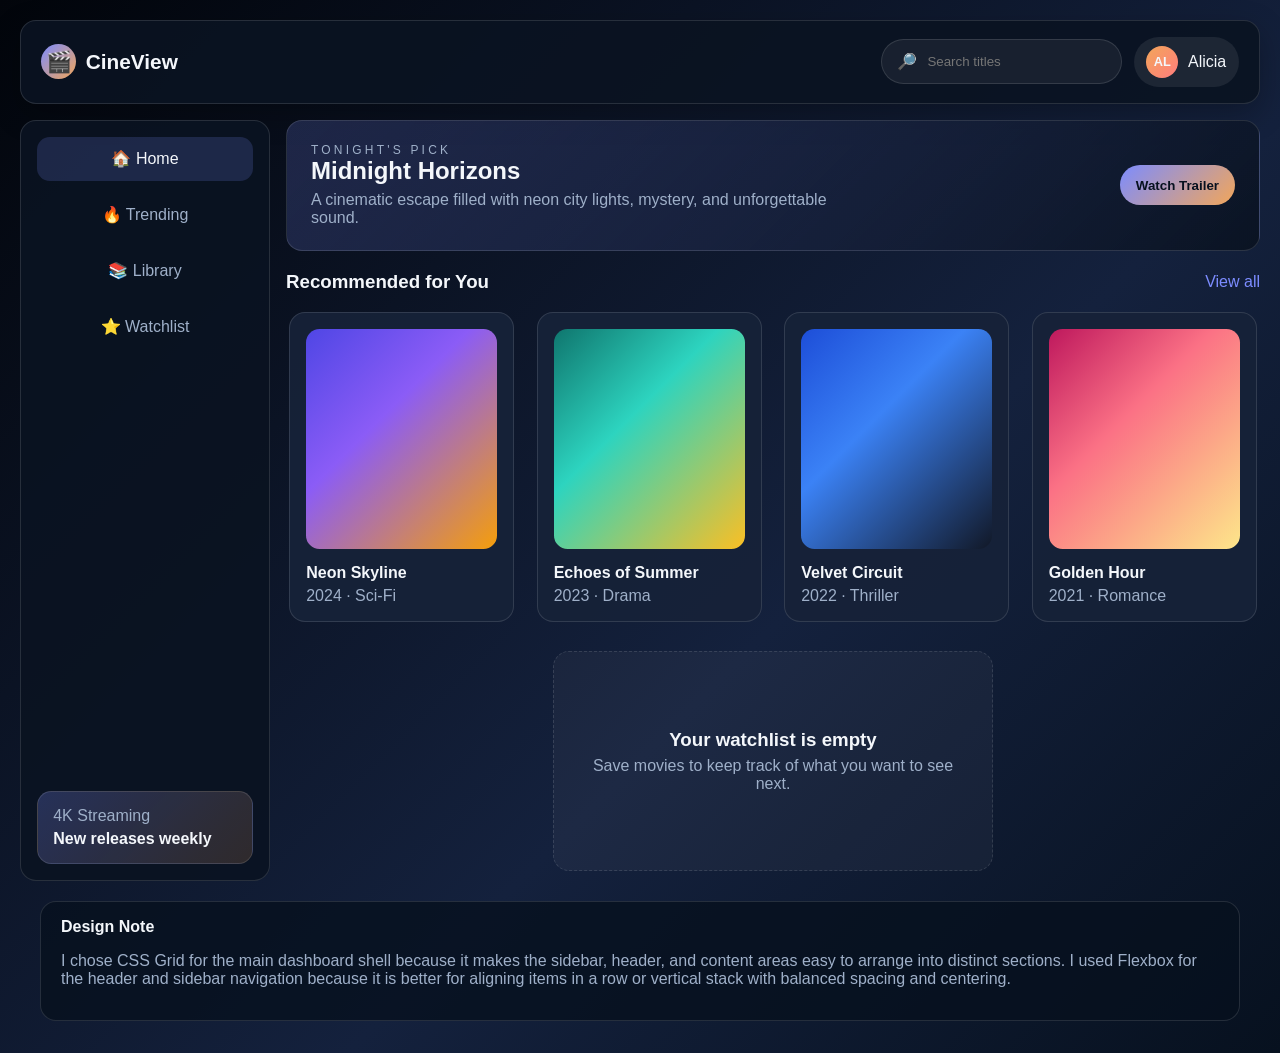
<file: index.html>
<!DOCTYPE html>
<html lang="en">
<head>
  <meta charset="UTF-8" />
  <meta name="viewport" content="width=device-width, initial-scale=1.0" />
  <title>CineView Dashboard</title>
  <link rel="stylesheet" href="style.css" />
</head>
<body>
  <div class="dashboard-wrapper">
    <header class="top-nav">
      <div class="logo">
        <span class="logo-mark">🎬</span>
        <span>CineView</span>
      </div>

      <div class="user-controls">
        <label class="search-box" for="search">
          <span>🔎</span>
          <input id="search" type="text" placeholder="Search titles" />
        </label>

        <div class="profile-pill">
          <span class="avatar">AL</span>
          <span>Alicia</span>
        </div>
      </div>
    </header>

    <aside class="sidebar">
      <nav class="sidebar-nav">
        <a class="nav-link active" href="#">🏠 Home</a>
        <a class="nav-link" href="#">🔥 Trending</a>
        <a class="nav-link" href="#">📚 Library</a>
        <a class="nav-link" href="#">⭐ Watchlist</a>
      </nav>

      <div class="sidebar-footer">
        <div class="mini-card">
          <p>4K Streaming</p>
          <strong>New releases weekly</strong>
        </div>
      </div>
    </aside>

    <main class="content-area">
      <section class="hero-card">
        <div>
          <p class="eyebrow">Tonight's pick</p>
          <h2>Midnight Horizons</h2>
          <p>A cinematic escape filled with neon city lights, mystery, and unforgettable sound.</p>
        </div>
        <button>Watch Trailer</button>
      </section>

      <div class="section-header">
        <h3>Recommended for You</h3>
        <a href="#">View all</a>
      </div>

      <div class="movie-grid">
        <article class="movie-card">
          <div class="poster poster-one"></div>
          <div class="card-content">
            <h4>Neon Skyline</h4>
            <p>2024 · Sci-Fi</p>
          </div>
        </article>

        <article class="movie-card">
          <div class="poster poster-two"></div>
          <div class="card-content">
            <h4>Echoes of Summer</h4>
            <p>2023 · Drama</p>
          </div>
        </article>

        <article class="movie-card">
          <div class="poster poster-three"></div>
          <div class="card-content">
            <h4>Velvet Circuit</h4>
            <p>2022 · Thriller</p>
          </div>
        </article>

        <article class="movie-card">
          <div class="poster poster-four"></div>
          <div class="card-content">
            <h4>Golden Hour</h4>
            <p>2021 · Romance</p>
          </div>
        </article>
      </div>

      <section class="empty-state-section">
        <div class="empty-state">
          <h3>Your watchlist is empty</h3>
          <p>Save movies to keep track of what you want to see next.</p>
        </div>
      </section>
    </main>
  </div>

  <section class="design-note">
    <h4>Design Note</h4>
    <p>I chose CSS Grid for the main dashboard shell because it makes the sidebar, header, and content areas easy to arrange into distinct sections. I used Flexbox for the header and sidebar navigation because it is better for aligning items in a row or vertical stack with balanced spacing and centering.</p>
  </section>
</body>
</html>
</file>
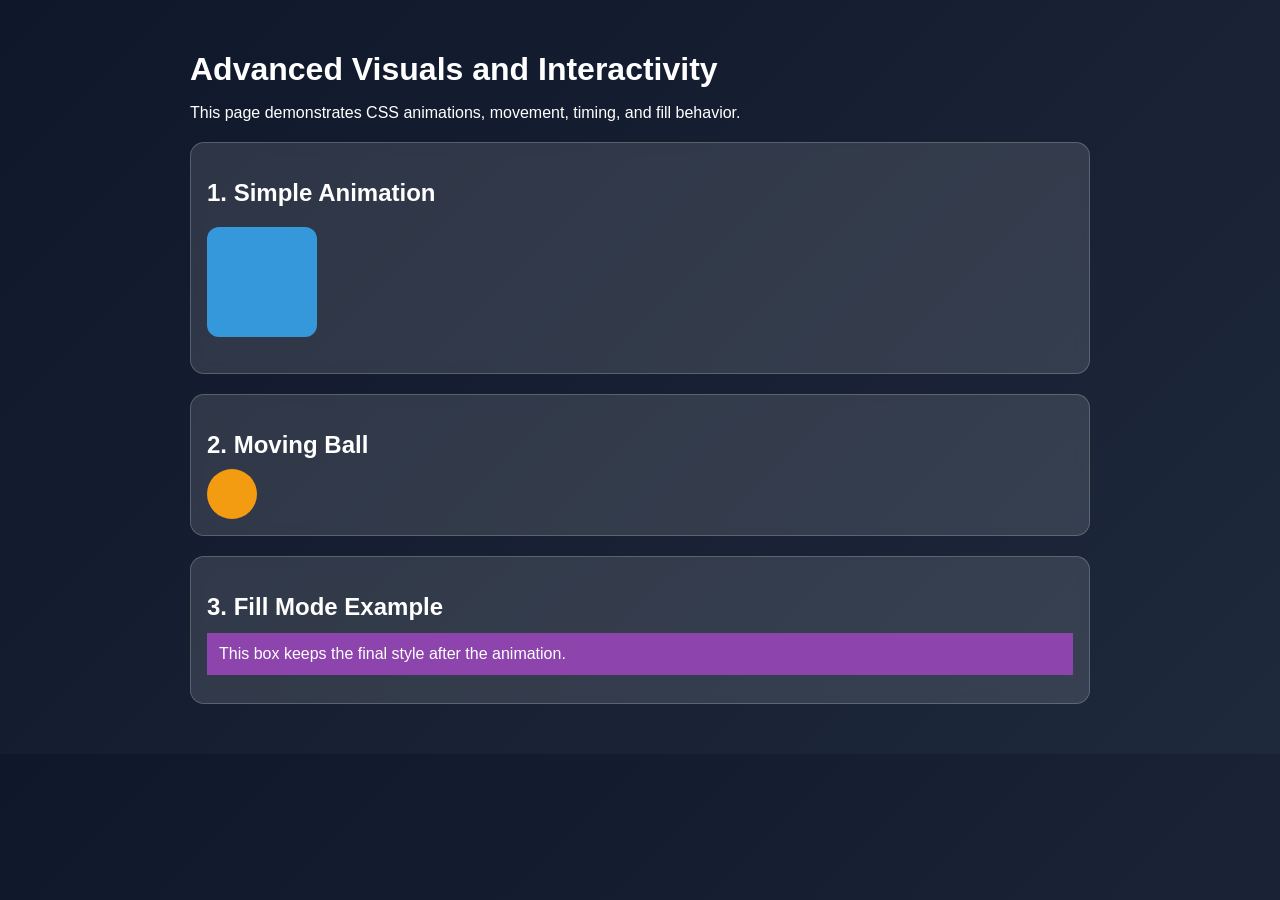
<file: animations.html>
<!DOCTYPE html>
<html lang="en">
<head>
    <meta charset="UTF-8">
    <meta name="viewport" content="width=device-width, initial-scale=1.0">
    <title>CSS Animations Demo</title>
    <style>
        * { box-sizing: border-box; }
        body {
            margin: 0;
            font-family: Arial, sans-serif;
            background: linear-gradient(135deg, #0f172a, #1e293b);
            color: #fff;
            padding: 30px;
        }
        .container {
            max-width: 900px;
            margin: 0 auto;
        }
        h1, h2 { margin-bottom: 10px; }
        .demo-box {
            width: 110px;
            height: 110px;
            background: #3498db;
            margin: 20px 0;
            border-radius: 12px;
            animation: changeColor 3s infinite;
        }
        @keyframes changeColor {
            from { background-color: #3498db; transform: scale(1); }
            to { background-color: #2ecc71; transform: scale(1.15); }
        }
        .ball {
            width: 50px;
            height: 50px;
            background: #f39c12;
            border-radius: 50%;
            position: relative;
            left: 0;
            animation: moveRight 2s infinite alternate ease-in-out;
        }
        @keyframes moveRight {
            from { left: 0; }
            to { left: calc(100% - 50px); }
        }
        .card {
            padding: 16px;
            margin: 20px 0;
            background: rgba(255,255,255,0.12);
            border: 1px solid rgba(255,255,255,0.2);
            border-radius: 14px;
            backdrop-filter: blur(6px);
        }
        .fill-box {
            padding: 12px;
            background: #e74c3c;
            color: white;
            margin: 12px 0;
            animation: fillChange 2s ease-in-out 1s forwards;
        }
        @keyframes fillChange {
            from { background: #e74c3c; }
            to { background: #8e44ad; }
        }
    </style>
</head>
<body>
    <div class="container">
        <h1>Advanced Visuals and Interactivity</h1>
        <p>This page demonstrates CSS animations, movement, timing, and fill behavior.</p>

        <div class="card">
            <h2>1. Simple Animation</h2>
            <div class="demo-box"></div>
        </div>

        <div class="card">
            <h2>2. Moving Ball</h2>
            <div class="ball"></div>
        </div>

        <div class="card">
            <h2>3. Fill Mode Example</h2>
            <div class="fill-box">This box keeps the final style after the animation.</div>
        </div>
    </div>
</body>
</html>
</file>
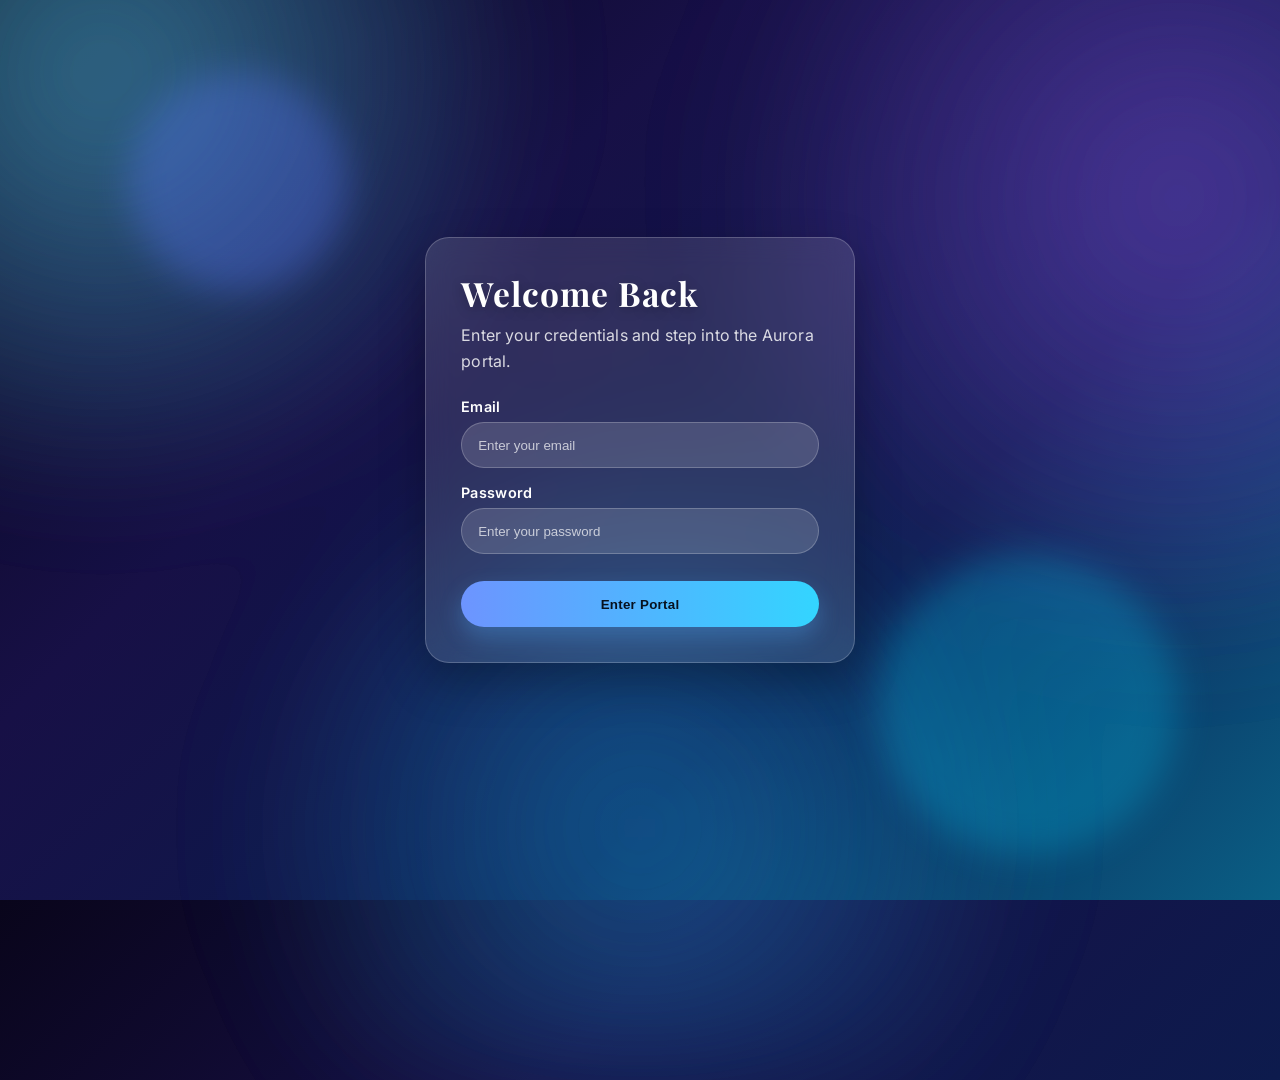
<file: aurora-login.html>
<!DOCTYPE html>
<html lang="en">
<head>
    <meta charset="UTF-8">
    <meta name="viewport" content="width=device-width, initial-scale=1.0">
    <title>Aurora Login Portal</title>
    <link rel="preconnect" href="https://fonts.googleapis.com">
    <link rel="preconnect" href="https://fonts.gstatic.com" crossorigin>
    <link href="https://fonts.googleapis.com/css2?family=Playfair+Display:wght@600;700&family=Inter:wght@400;500;600&display=swap" rel="stylesheet">
    <style>
        * { box-sizing: border-box; }

        body {
            margin: 0;
            min-height: 100vh;
            display: grid;
            place-items: center;
            overflow: hidden;
            font-family: 'Inter', sans-serif;
            background: linear-gradient(135deg, #09051b, #171046, #0d1b4d, #0a5f85);
            color: #fff;
            position: relative;
            animation: breathe 12s ease-in-out infinite alternate;
        }

        @keyframes breathe {
            0% { background-position: 0% 50%; }
            100% { background-position: 100% 50%; }
        }

        body::before,
        body::after {
            content: '';
            position: absolute;
            inset: -20%;
            background: radial-gradient(circle at 20% 20%, rgba(90, 220, 255, 0.28), transparent 25%),
                        radial-gradient(circle at 80% 30%, rgba(154, 92, 255, 0.24), transparent 28%),
                        radial-gradient(circle at 50% 80%, rgba(27, 190, 255, 0.2), transparent 30%);
            filter: blur(60px);
            animation: drift 14s ease-in-out infinite alternate;
            z-index: 0;
        }

        @keyframes drift {
            0% { transform: translate3d(-3%, -2%, 0) scale(1); }
            100% { transform: translate3d(3%, 2%, 0) scale(1.08); }
        }

        .blob {
            position: absolute;
            border-radius: 50%;
            filter: blur(18px);
            opacity: 0.7;
            z-index: 1;
            animation: float 8s ease-in-out infinite alternate;
        }

        .blob-1 {
            width: 220px;
            height: 220px;
            background: rgba(91, 121, 255, 0.45);
            top: 8%;
            left: 10%;
        }

        .blob-2 {
            width: 300px;
            height: 300px;
            background: rgba(0, 212, 255, 0.35);
            bottom: 5%;
            right: 8%;
            animation-duration: 10s;
        }

        @keyframes float {
            0% { transform: translateY(0px) scale(1); }
            100% { transform: translateY(-18px) scale(1.06); }
        }

        .glass-card {
            position: relative;
            z-index: 3;
            width: min(92vw, 430px);
            padding: 2.2rem;
            border-radius: 24px;
            background: rgba(255, 255, 255, 0.12);
            backdrop-filter: blur(15px);
            -webkit-backdrop-filter: blur(15px);
            border: 1px solid rgba(255, 255, 255, 0.2);
            box-shadow: 0 18px 45px rgba(0, 0, 0, 0.28);
        }

        h1 {
            font-family: 'Playfair Display', serif;
            font-size: 2.1rem;
            margin: 0 0 0.6rem;
            letter-spacing: 0.03em;
            line-height: 1.2;
            text-shadow: 0 3px 12px rgba(0, 0, 0, 0.25);
        }

        .subtitle {
            margin: 0 0 1.5rem;
            color: rgba(255,255,255,0.82);
            line-height: 1.6;
            letter-spacing: 0.01em;
        }

        .input-group {
            display: flex;
            flex-direction: column;
            gap: 0.45rem;
            margin-bottom: 1rem;
        }

        label {
            font-size: 0.9rem;
            font-weight: 600;
            letter-spacing: 0.02em;
        }

        input {
            border: 1px solid rgba(255,255,255,0.22);
            border-radius: 50px;
            padding: 0.9rem 1rem;
            background: rgba(255,255,255,0.14);
            color: white;
            outline: none;
            transition: all 0.3s ease;
        }

        input::placeholder {
            color: rgba(255,255,255,0.7);
        }

        input:focus {
            border-color: rgba(255,255,255,0.55);
            background: rgba(255,255,255,0.2);
            box-shadow: 0 0 0 4px rgba(102, 196, 255, 0.16);
        }

        button {
            width: 100%;
            margin-top: 0.7rem;
            border: none;
            border-radius: 50px;
            padding: 0.95rem 1rem;
            font-weight: 700;
            letter-spacing: 0.02em;
            color: #07111f;
            background: linear-gradient(90deg, #6d94ff, #33d5ff);
            box-shadow: 0 10px 22px rgba(82, 175, 255, 0.3);
            cursor: pointer;
            transition: transform 0.25s ease, box-shadow 0.25s ease;
        }

        button:hover {
            transform: translateY(-2px);
            box-shadow: 0 16px 30px rgba(82, 175, 255, 0.45);
        }
    </style>
</head>
<body>
    <div class="blob blob-1"></div>
    <div class="blob blob-2"></div>

    <main class="glass-card">
        <h1>Welcome Back</h1>
        <p class="subtitle">Enter your credentials and step into the Aurora portal.</p>
        <form>
            <div class="input-group">
                <label for="email">Email</label>
                <input type="email" id="email" placeholder="Enter your email">
            </div>
            <div class="input-group">
                <label for="password">Password</label>
                <input type="password" id="password" placeholder="Enter your password">
            </div>
            <button type="submit">Enter Portal</button>
        </form>
    </main>
</body>
</html>
</file>
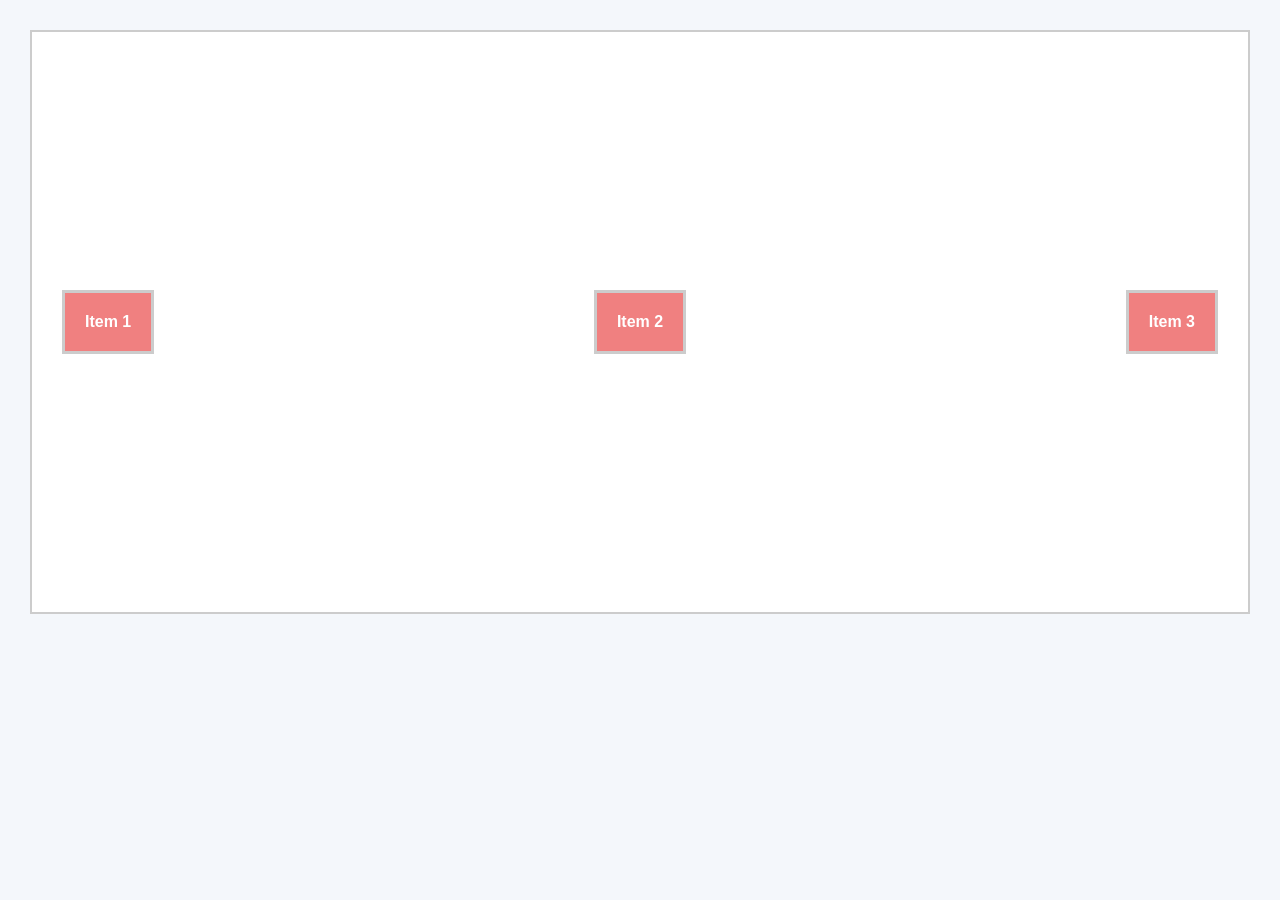
<file: flexbox-demo.html>
<!DOCTYPE html>
<html lang="en">
<head>
    <meta charset="UTF-8">
    <meta name="viewport" content="width=device-width, initial-scale=1.0">
    <title>Flexbox Demo</title>
    <style>
        body {
            margin: 0;
            font-family: Arial, sans-serif;
            background: #f4f7fb;
            padding: 30px;
        }
        .container {
            display: flex;
            flex-direction: row;
            justify-content: space-between;
            align-items: center;
            height: 60vh;
            border: 2px solid #ccc;
            padding: 20px;
            background: white;
        }
        .item {
            background-color: lightcoral;
            padding: 20px;
            margin: 10px;
            border: 3px solid #ccc;
            color: white;
            font-weight: bold;
        }
    </style>
</head>
<body>
    <div class="container">
        <div class="item">Item 1</div>
        <div class="item">Item 2</div>
        <div class="item">Item 3</div>
    </div>
</body>
</html>
</file>
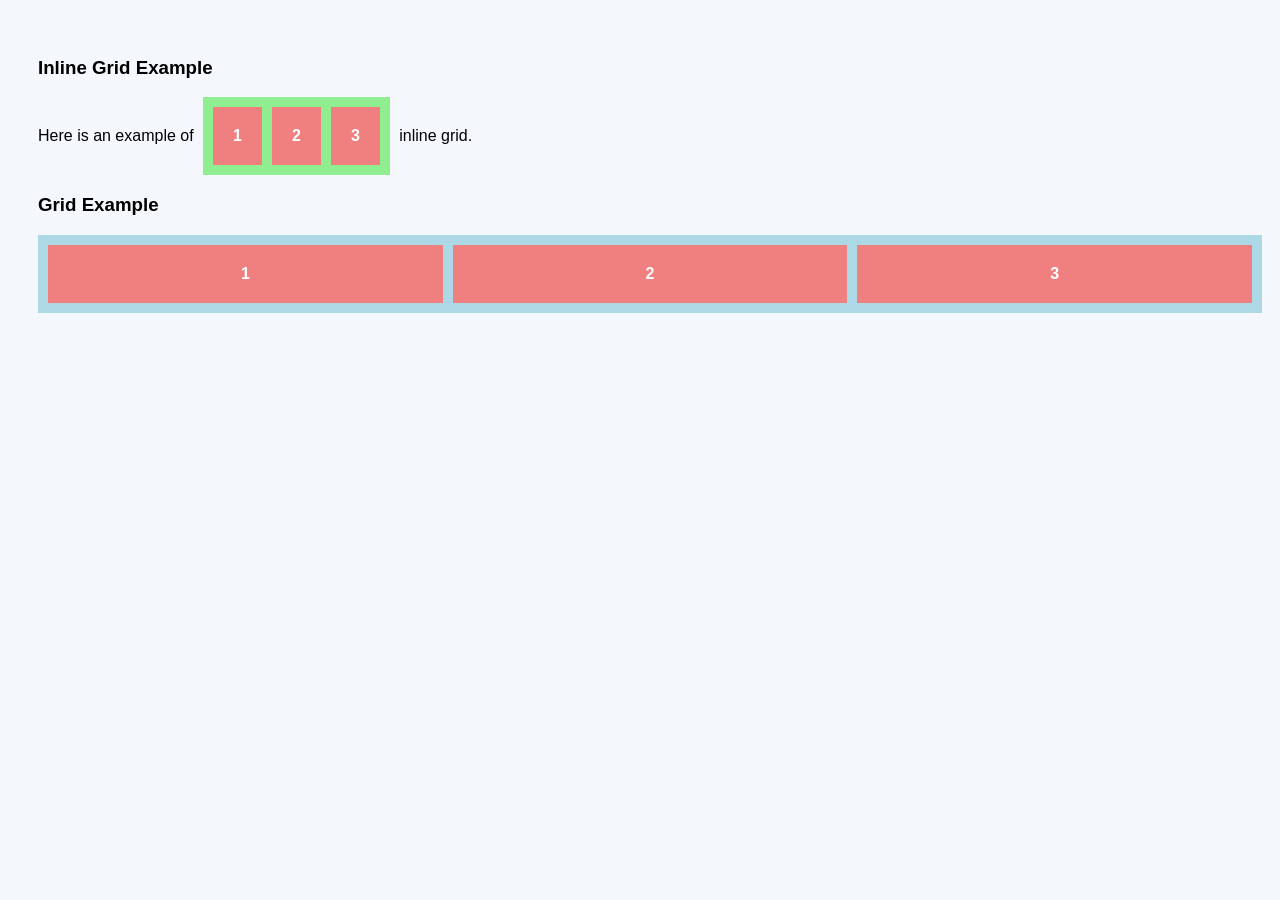
<file: grid-demo.html>
<!DOCTYPE html>
<html lang="en">
<head>
    <meta charset="UTF-8">
    <meta name="viewport" content="width=device-width, initial-scale=1.0">
    <title>CSS Grid Demo</title>
    <style>
        body {
            font-family: Arial, sans-serif;
            padding: 30px;
            background: #f4f7fb;
        }

        .grid-container {
            display: grid;
            grid-template-columns: 1fr 1fr 1fr;
            gap: 10px;
            width: 100%;
            background-color: lightblue;
            padding: 10px;
        }

        .inline-grid-container {
            display: inline-grid;
            grid-template-columns: 1fr 1fr 1fr;
            gap: 10px;
            background-color: lightgreen;
            padding: 10px;
            margin: 0 5px;
        }

        .grid-item {
            background-color: lightcoral;
            padding: 20px;
            text-align: center;
            color: white;
            font-weight: bold;
        }
    </style>
</head>
<body>
    <h3>Inline Grid Example</h3>
    <div>
        Here is an example of
        <span class="inline-grid-container">
            <span class="grid-item">1</span>
            <span class="grid-item">2</span>
            <span class="grid-item">3</span>
        </span>
        inline grid.
    </div>

    <h3>Grid Example</h3>
    <div class="grid-container">
        <div class="grid-item">1</div>
        <div class="grid-item">2</div>
        <div class="grid-item">3</div>
    </div>
</body>
</html>
</file>
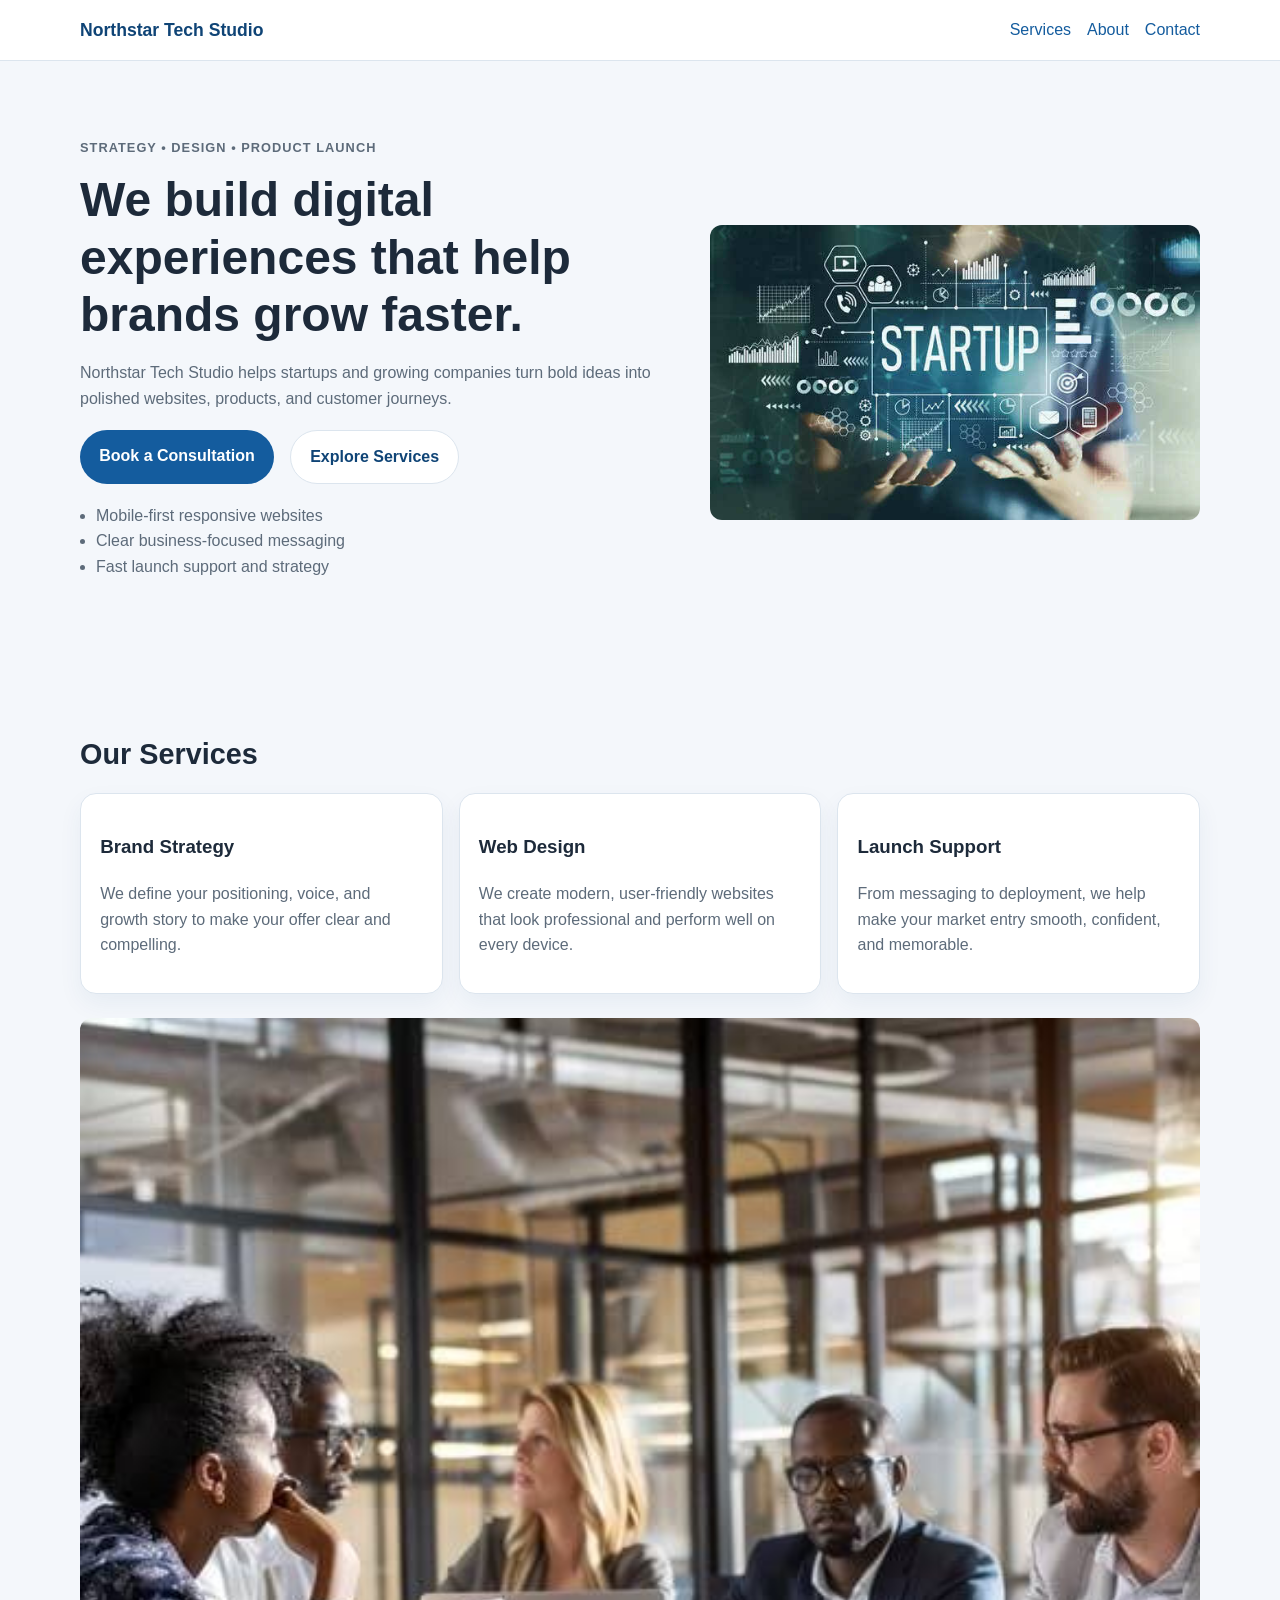
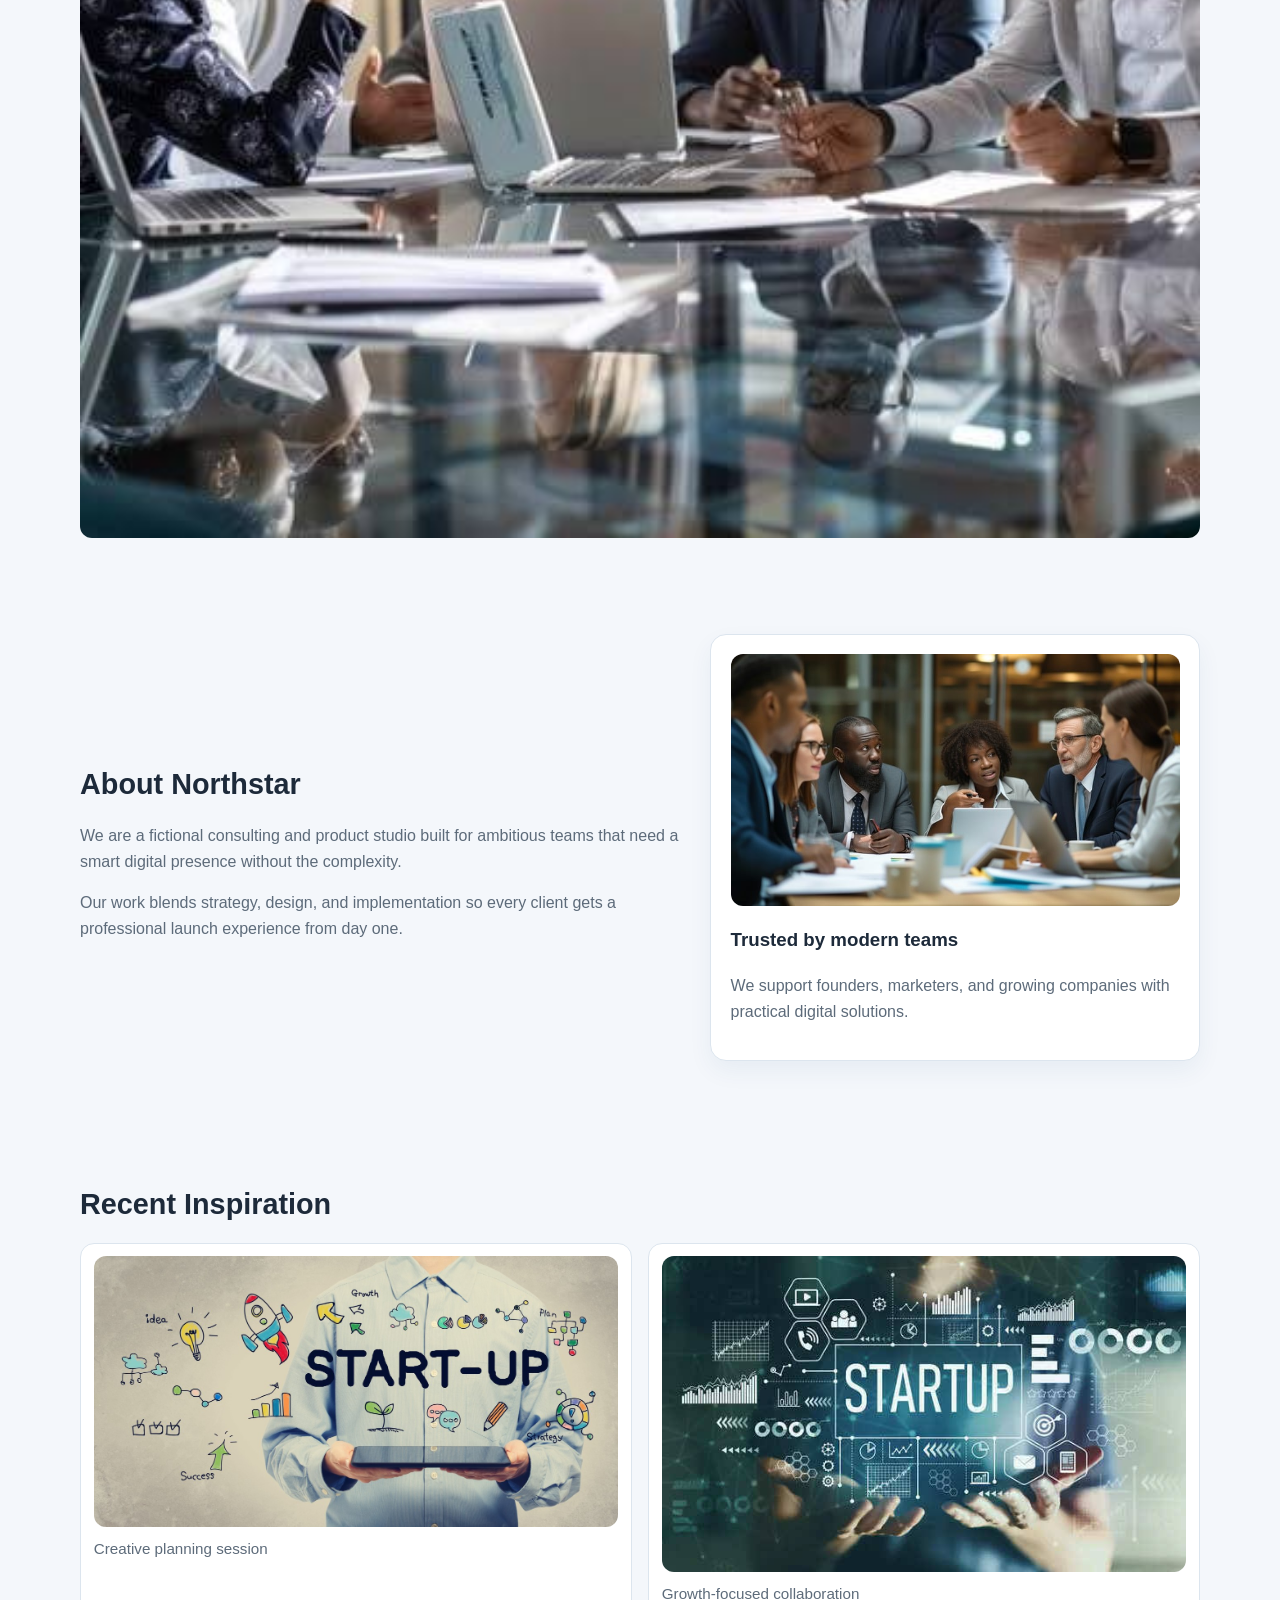
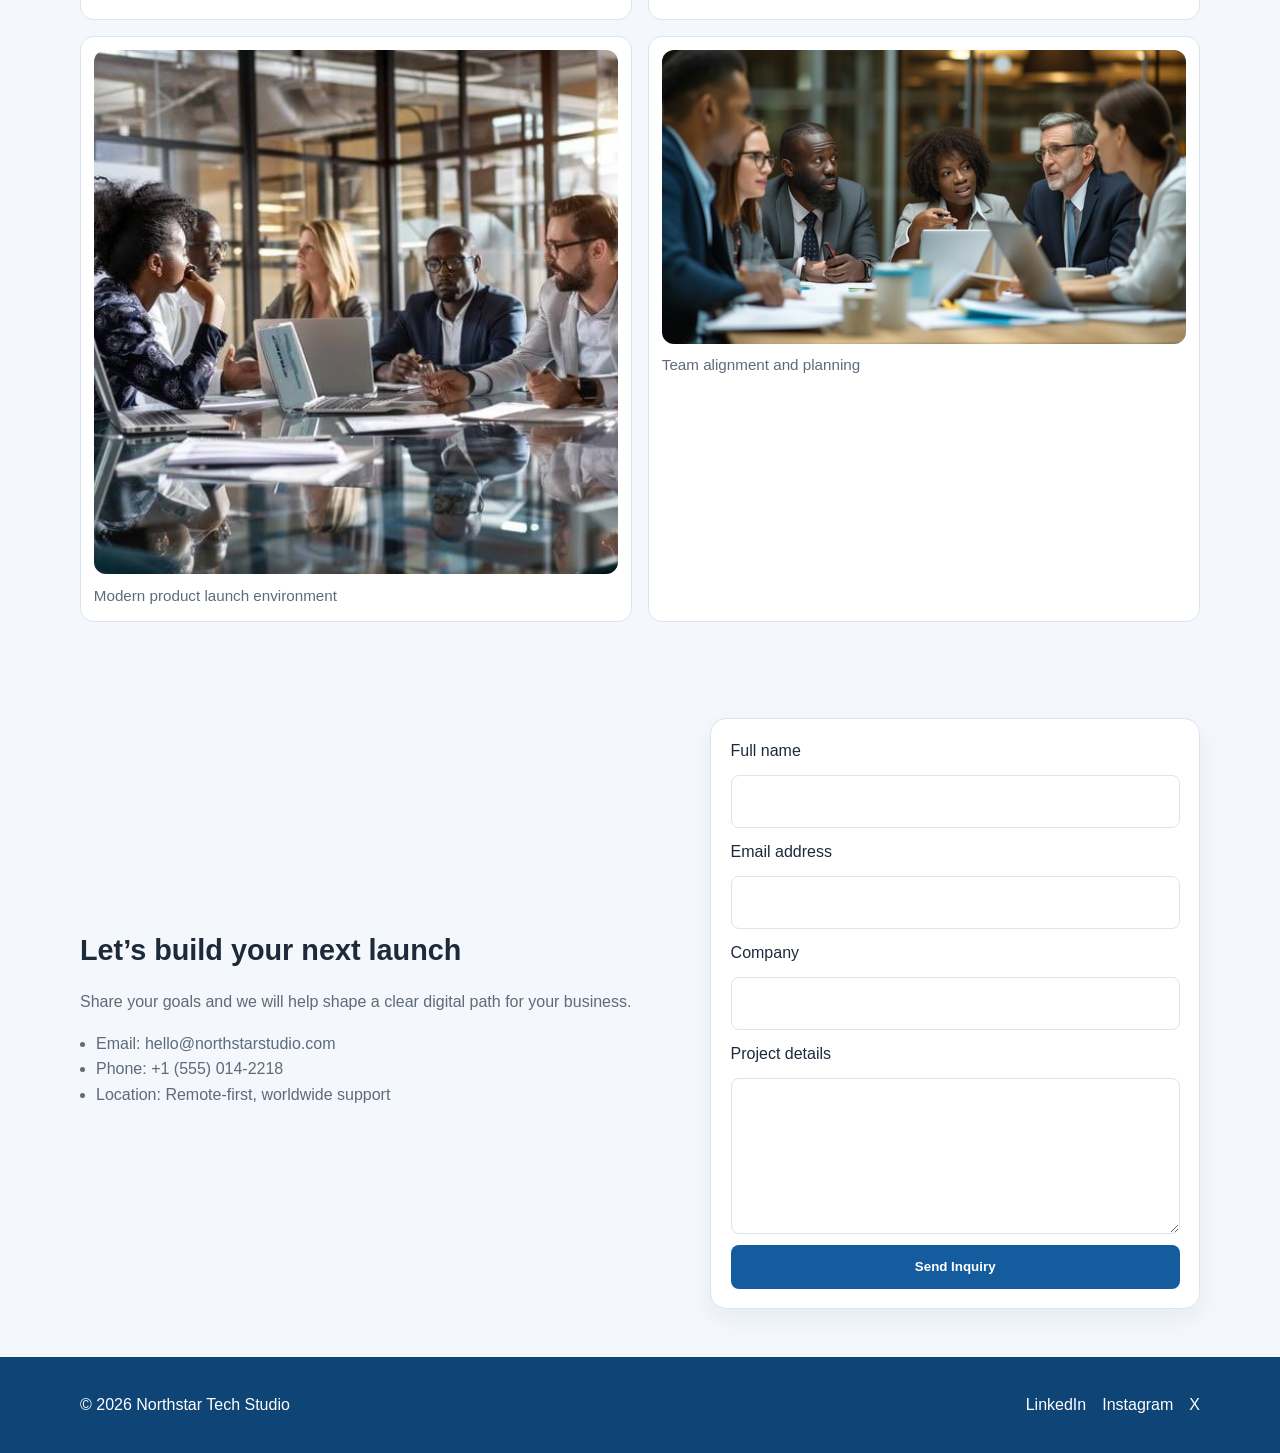
<file: index..html>
<!doctype html>
<html lang="en">
  <head>
    <meta charset="UTF-8" />
    <meta name="viewport" content="width=device-width, initial-scale=1.0" />
    <meta
      name="description"
      content="Northstar Tech Studio creates modern digital experiences for ambitious businesses."
    />
    <title>Northstar Tech Studio | Modern Digital Growth</title>
    <link rel="stylesheet" href="index.css" />
  </head>
  <body>
    <a class="skip-link" href="#main-content">Skip to main content</a>

    <header class="site-header">
      <div class="container nav-wrap">
        <a class="brand" href="#top">Northstar Tech Studio</a>
        <nav aria-label="Primary navigation">
          <ul class="nav-links">
            <li><a href="#services">Services</a></li>
            <li><a href="#about">About</a></li>
            <li><a href="#contact">Contact</a></li>
          </ul>
        </nav>
      </div>
    </header>

    <main id="main-content">
      <section class="hero" id="top">
        <div class="container hero-grid">
          <div class="hero-content">
            <p class="eyebrow">Strategy • Design • Product Launch</p>
            <h1>We build digital experiences that help brands grow faster.</h1>
            <p>
              Northstar Tech Studio helps startups and growing companies turn bold ideas into polished websites, products, and customer journeys.
            </p>
            <div class="hero-actions">
              <a class="btn btn-primary" href="#contact">Book a Consultation</a>
              <a class="btn btn-secondary" href="#services">Explore Services</a>
            </div>
            <ul class="hero-highlights">
              <li>Mobile-first responsive websites</li>
              <li>Clear business-focused messaging</li>
              <li>Fast launch support and strategy</li>
            </ul>
          </div>
          <div class="hero-media">
            <img src="startup.jpg" alt="A startup team reviewing strategy on a laptop" />
          </div>
        </div>
      </section>

      <section class="services" id="services">
        <div class="container">
          <h2>Our Services</h2>
          <div class="card-grid">
            <article class="card">
              <h3>Brand Strategy</h3>
              <p>We define your positioning, voice, and growth story to make your offer clear and compelling.</p>
            </article>
            <article class="card">
              <h3>Web Design</h3>
              <p>We create modern, user-friendly websites that look professional and perform well on every device.</p>
            </article>
            <article class="card">
              <h3>Launch Support</h3>
              <p>From messaging to deployment, we help make your market entry smooth, confident, and memorable.</p>
            </article>
          </div>
          <div class="service-image">
            <img src="techstartup.jpg" alt="A modern technology startup workspace" />
          </div>
        </div>
      </section>

      <section class="about" id="about">
        <div class="container about-grid">
          <div>
            <h2>About Northstar</h2>
            <p>
              We are a fictional consulting and product studio built for ambitious teams that need a smart digital presence without the complexity.
            </p>
            <p>
              Our work blends strategy, design, and implementation so every client gets a professional launch experience from day one.
            </p>
          </div>
          <div class="team-card">
            <img src="corporate-team-meeting-stockcake.jpg" alt="A professional team meeting around a strategy board" />
            <h3>Trusted by modern teams</h3>
            <p>We support founders, marketers, and growing companies with practical digital solutions.</p>
          </div>
        </div>
      </section>

      <section class="gallery" aria-label="Project highlights">
        <div class="container">
          <h2>Recent Inspiration</h2>
          <div class="gallery-grid">
            <figure>
              <img src="1691517271641.jpg" alt="Creative workspace with digital planning tools" />
              <figcaption>Creative planning session</figcaption>
            </figure>
            <figure>
              <img src="startup.jpg" alt="Startup team discussing growth" />
              <figcaption>Growth-focused collaboration</figcaption>
            </figure>
            <figure>
              <img src="techstartup.jpg" alt="Technology startup product setup" />
              <figcaption>Modern product launch environment</figcaption>
            </figure>
            <figure>
              <img src="corporate-team-meeting-stockcake.jpg" alt="Professional team strategy meeting" />
              <figcaption>Team alignment and planning</figcaption>
            </figure>
          </div>
        </div>
      </section>

      <section class="contact" id="contact">
        <div class="container contact-grid">
          <div>
            <h2>Let’s build your next launch</h2>
            <p>Share your goals and we will help shape a clear digital path for your business.</p>
            <ul class="contact-details">
              <li>Email: hello@northstarstudio.com</li>
              <li>Phone: +1 (555) 014-2218</li>
              <li>Location: Remote-first, worldwide support</li>
            </ul>
          </div>

          <form class="contact-form" aria-label="Contact form" action="#" method="post">
            <label for="name">Full name</label>
            <input id="name" name="name" type="text" required />

            <label for="email">Email address</label>
            <input id="email" name="email" type="email" required />

            <label for="company">Company</label>
            <input id="company" name="company" type="text" required />

            <label for="message">Project details</label>
            <textarea id="message" name="message" rows="5" required></textarea>

            <button type="submit">Send Inquiry</button>
          </form>
        </div>
      </section>
    </main>

    <footer class="site-footer">
      <div class="container footer-wrap">
        <p>© 2026 Northstar Tech Studio</p>
        <div class="social-links">
          <a href="#" aria-label="LinkedIn">LinkedIn</a>
          <a href="#" aria-label="Instagram">Instagram</a>
          <a href="#" aria-label="X">X</a>
        </div>
      </div>
    </footer>
  </body>
</html>
</file>
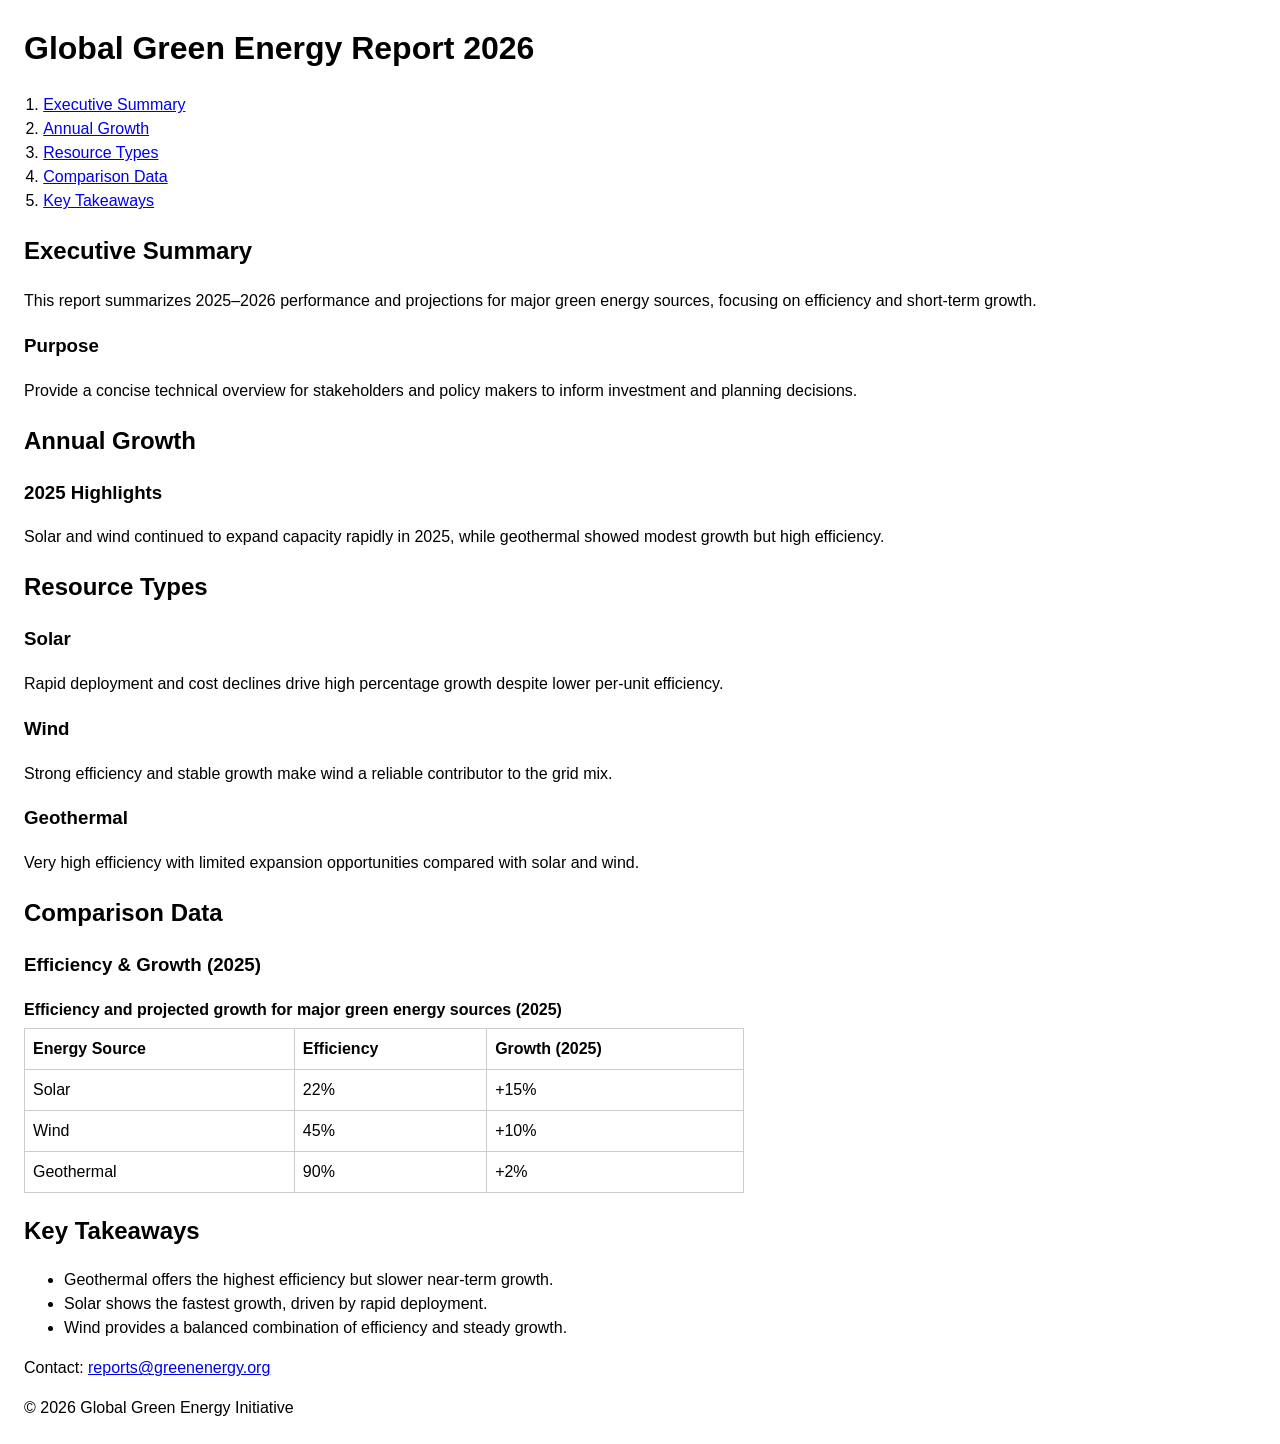
<file: report.html>
<!DOCTYPE html>
<html lang="en">
<head>
    <meta charset="UTF-8">
    <meta name="viewport" content="width=device-width, initial-scale=1.0">
    <title>Global Green Energy Report 2026</title>
    <style>
        body{font-family:Segoe UI,Arial,Helvetica,sans-serif;line-height:1.5;margin:24px}
        nav ol{padding-left:1.2rem}
        table{border-collapse:collapse;width:100%;max-width:720px;margin-top:12px}
        th,td{border:1px solid #ccc;padding:8px;text-align:left}
        caption{font-weight:600;text-align:left;padding-bottom:6px}
    </style>
</head>
<body>
    <header>
        <h1>Global Green Energy Report 2026</h1>
        <nav aria-label="Table of contents">
            <ol>
                <li><a href="#summary">Executive Summary</a></li>
                <li><a href="#growth">Annual Growth</a></li>
                <li><a href="#types">Resource Types</a></li>
                <li><a href="#data">Comparison Data</a></li>
                <li><a href="#takeaways">Key Takeaways</a></li>
            </ol>
        </nav>
    </header>

    <main>
        <article>
            <section id="summary">
                <h2>Executive Summary</h2>
                <p>This report summarizes 2025–2026 performance and projections for major green energy sources, focusing on efficiency and short-term growth.</p>
                <h3>Purpose</h3>
                <p>Provide a concise technical overview for stakeholders and policy makers to inform investment and planning decisions.</p>
            </section>

            <section id="growth">
                <h2>Annual Growth</h2>
                <h3>2025 Highlights</h3>
                <p>Solar and wind continued to expand capacity rapidly in 2025, while geothermal showed modest growth but high efficiency.</p>
            </section>

            <section id="types">
                <h2>Resource Types</h2>
                <h3>Solar</h3>
                <p>Rapid deployment and cost declines drive high percentage growth despite lower per-unit efficiency.</p>
                <h3>Wind</h3>
                <p>Strong efficiency and stable growth make wind a reliable contributor to the grid mix.</p>
                <h3>Geothermal</h3>
                <p>Very high efficiency with limited expansion opportunities compared with solar and wind.</p>
            </section>

            <section id="data">
                <h2>Comparison Data</h2>
                <h3>Efficiency &amp; Growth (2025)</h3>
                <table>
                    <caption>Efficiency and projected growth for major green energy sources (2025)</caption>
                    <thead>
                        <tr>
                            <th scope="col">Energy Source</th>
                            <th scope="col">Efficiency</th>
                            <th scope="col">Growth (2025)</th>
                        </tr>
                    </thead>
                    <tbody>
                        <tr>
                            <td>Solar</td>
                            <td>22%</td>
                            <td>+15%</td>
                        </tr>
                        <tr>
                            <td>Wind</td>
                            <td>45%</td>
                            <td>+10%</td>
                        </tr>
                        <tr>
                            <td>Geothermal</td>
                            <td>90%</td>
                            <td>+2%</td>
                        </tr>
                    </tbody>
                </table>
            </section>

            <section id="takeaways">
                <h2>Key Takeaways</h2>
                <ul>
                    <li>Geothermal offers the highest efficiency but slower near-term growth.</li>
                    <li>Solar shows the fastest growth, driven by rapid deployment.</li>
                    <li>Wind provides a balanced combination of efficiency and steady growth.</li>
                </ul>
            </section>
        </article>
    </main>

    <footer>
        <p>Contact: <a href="mailto:reports@greenenergy.org">reports@greenenergy.org</a></p>
        <p>&copy; 2026 Global Green Energy Initiative</p>
    </footer>
</body>
</html>
</file>
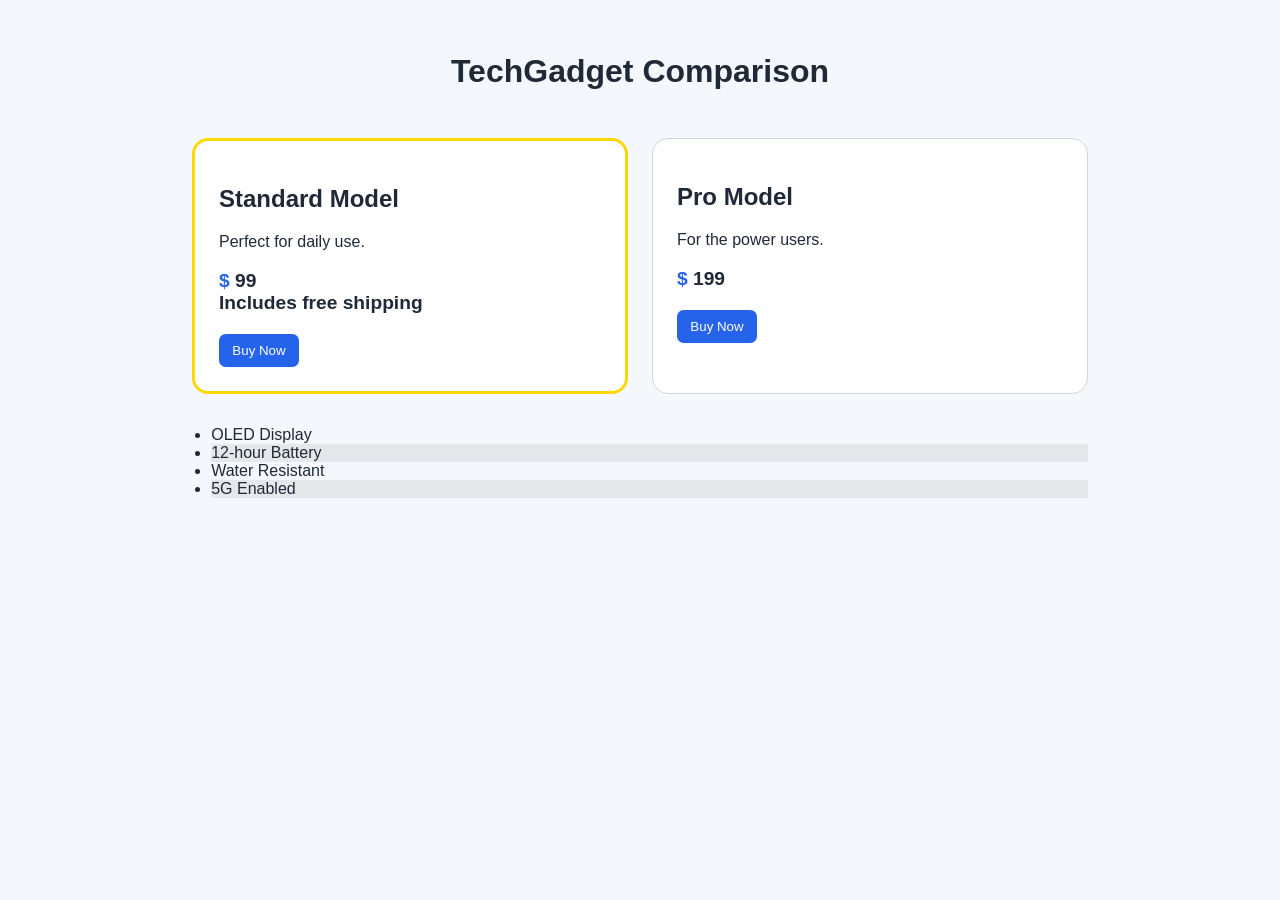
<file: techgadget.html>
<!DOCTYPE html>
<html lang="en">
<head>
    <meta charset="UTF-8">
    <meta name="viewport" content="width=device-width, initial-scale=1.0">
    <title>TechGadget Price Matrix</title>
    <style>
        * {
            box-sizing: border-box;
        }

        body {
            margin: 0;
            font-family: Arial, sans-serif;
            background: #f4f7fb;
            color: #1f2937;
        }

        .container {
            max-width: 60rem;
            margin: 0 auto;
            padding: 2em;
        }

        h1 {
            text-align: center;
            margin-bottom: 1.5em;
        }

        .grid {
            display: flex;
            flex-wrap: wrap;
            gap: 1.5em;
        }

        article {
            flex: 1 1 45%;
            background: white;
            padding: 1.5em;
            border: 1px solid #d1d5db;
            border-radius: 1em;
        }

        article:first-of-type {
            border: 3px solid gold;
        }

        .price-tag {
            margin: 1em 0;
            font-size: 1.2em;
            font-weight: bold;
        }

        .price-tag > span {
            color: #2563eb;
        }

        h2 + p {
            font-style: italic;
            color: #6b7280;
        }

        button {
            padding: 0.7em 1em;
            border: none;
            border-radius: 0.5em;
            background: #2563eb;
            color: white;
            cursor: pointer;
        }

        button:hover {
            background: #1d4ed8;
        }

        .features {
            margin-top: 2em;
            padding-left: 1.2em;
        }

        .features li:nth-child(even) {
            background: #e5e7eb;
        }
    </style>
</head>
<body>
    <main class="container">
        <h1>TechGadget Comparison</h1>

        <div class="grid">
            <article>
                <h2>Standard Model</h2>
                <div>Perfect for daily use.</div>
                <div class="price-tag">
                    <span>$</span> 99
                    <div>Includes free shipping</div>
                </div>
                <button>Buy Now</button>
            </article>

            <article>
                <h2>Pro Model</h2>
                <div>For the power users.</div>
                <div class="price-tag">
                    <span>$</span> 199
                </div>
                <button>Buy Now</button>
            </article>
        </div>

        <ul class="features">
            <li>OLED Display</li>
            <li>12-hour Battery</li>
            <li>Water Resistant</li>
            <li>5G Enabled</li>
        </ul>
    </main>
</body>
</html>
</file>
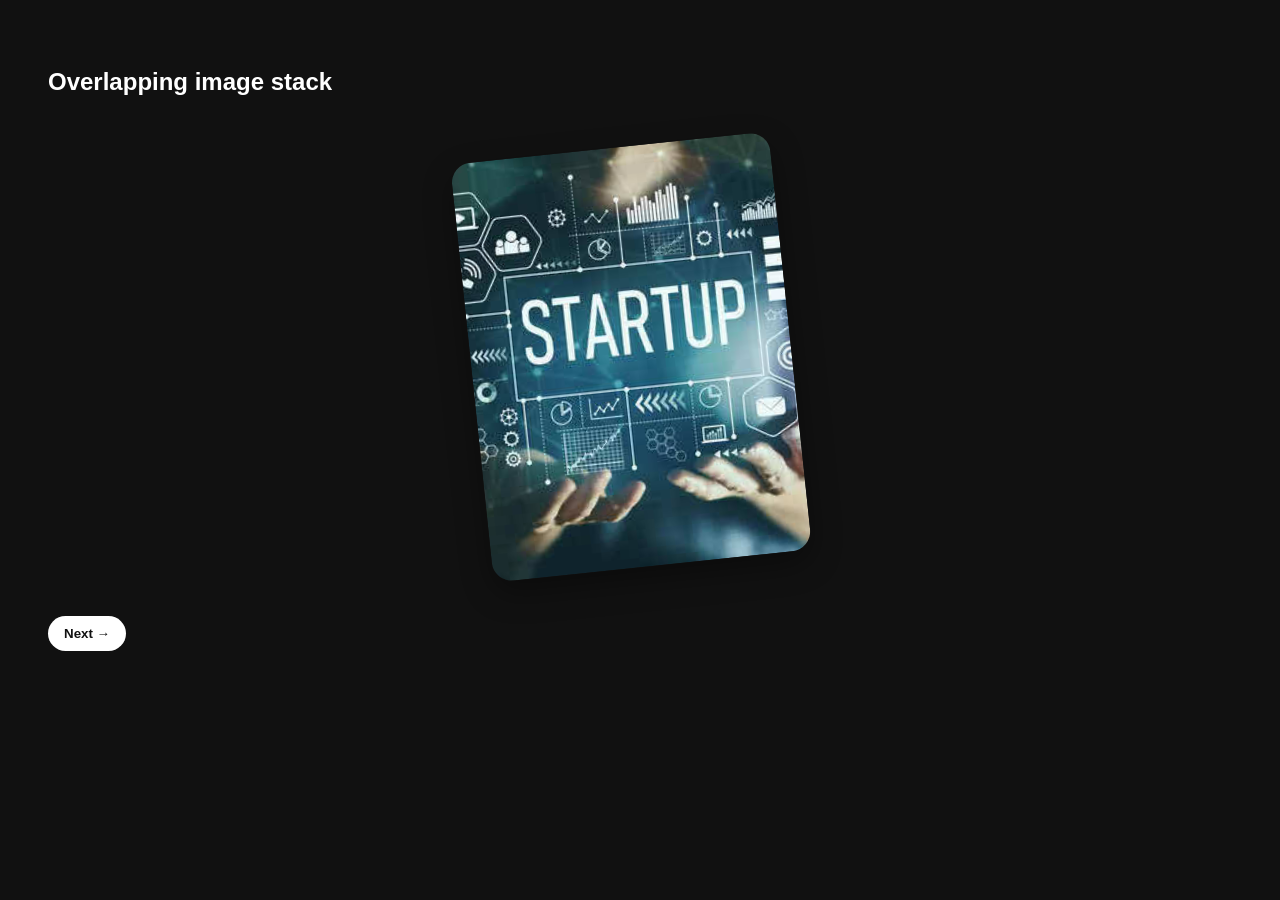
<file: zindex-demo.html>
<!DOCTYPE html>
<html lang="en">
<head>
    <meta charset="UTF-8">
    <meta name="viewport" content="width=device-width, initial-scale=1.0">
    <title>Z-Index Image Stack</title>
    <style>
        body {
            font-family: Arial, sans-serif;
            padding: 40px;
            background: #111;
            color: white;
        }

        .stack-wrap {
            position: relative;
            width: 320px;
            height: 420px;
            margin: 40px auto;
        }

        .image-card {
            position: absolute;
            width: 100%;
            height: 100%;
            border-radius: 20px;
            overflow: hidden;
            box-shadow: 0 12px 30px rgba(0,0,0,0.35);
            transition: transform 0.4s ease, opacity 0.4s ease;
            opacity: 0;
            pointer-events: none;
        }

        .image-card img {
            width: 100%;
            height: 100%;
            object-fit: cover;
            display: block;
        }

        .card1 { z-index: 1; transform: rotate(-6deg) translate(-10px, 10px); }
        .card2 { z-index: 2; transform: rotate(4deg) translate(10px, -10px); }
        .card3 { z-index: 3; transform: rotate(-2deg); }
        .card4 { z-index: 4; transform: rotate(2deg) translate(8px, 8px); }

        .image-card.active {
            opacity: 1;
            pointer-events: auto;
        }

        .nav-button {
            margin-top: 20px;
            padding: 10px 16px;
            border: none;
            border-radius: 999px;
            background: #fff;
            color: #111;
            cursor: pointer;
            font-weight: bold;
        }
    </style>
</head>
<body>
    <h2>Overlapping image stack</h2>
    <div class="stack-wrap">
        <div class="image-card card1 active"><img src="startup.jpg" alt="Startup image"></div>
        <div class="image-card card2"><img src="techstartup.jpg" alt="Tech startup image"></div>
        <div class="image-card card3"><img src="corporate-team-meeting-stockcake.jpg" alt="Team meeting image"></div>
        <div class="image-card card4"><img src="1691517271641.jpg" alt="Workspace image"></div>
    </div>
    <button class="nav-button" onclick="nextImage()">Next →</button>

    <script>
        const cards = Array.from(document.querySelectorAll('.image-card'));
        let current = 0;

        function nextImage() {
            cards[current].classList.remove('active');
            current = (current + 1) % cards.length;
            cards[current].classList.add('active');

            cards.forEach((card, index) => {
                if (index === current) {
                    card.style.zIndex = '4';
                } else if (index < current) {
                    card.style.zIndex = '3';
                } else {
                    card.style.zIndex = '1';
                }
            });
        }
    </script>
</body>
</html>
</file>
<file: style.css>
:root {
  --bg: #07111f;
  --panel: rgba(10, 19, 34, 0.9);
  --panel-2: rgba(23, 34, 56, 0.95);
  --text: #f4f7fb;
  --muted: #9fb0c9;
  --accent: #7c8cff;
  --accent-2: #f2a65a;
  --border: rgba(255, 255, 255, 0.12);
}

* {
  box-sizing: border-box;
}

body {
  margin: 0;
  padding: 0;
  font-family: "Segoe UI", Tahoma, Geneva, Verdana, sans-serif;
  color: var(--text);
  background: linear-gradient(135deg, #02050b, #14213d 60%, #07111f);
  min-height: 100vh;
}

.dashboard-wrapper {
  display: grid;
  grid-template-areas:
    "header header"
    "sidebar main";
  grid-template-columns: 250px minmax(0, 1fr);
  grid-template-rows: auto 1fr;
  gap: 1rem;
  min-height: 100vh;
  padding: 1.25rem;
}

.top-nav {
  grid-area: header;
  display: flex;
  justify-content: space-between;
  align-items: center;
  padding: 1rem 1.25rem;
  border: 1px solid var(--border);
  border-radius: 1rem;
  background: var(--panel);
  box-shadow: 0 10px 30px rgba(0, 0, 0, 0.25);
}

.logo {
  display: flex;
  align-items: center;
  gap: 0.6rem;
  font-size: 1.3rem;
  font-weight: 700;
}

.logo-mark {
  display: inline-flex;
  align-items: center;
  justify-content: center;
  width: 2.2rem;
  height: 2.2rem;
  border-radius: 50%;
  background: linear-gradient(135deg, var(--accent), var(--accent-2));
}

.user-controls {
  display: flex;
  align-items: center;
  gap: 0.75rem;
}

.search-box {
  display: flex;
  align-items: center;
  gap: 0.5rem;
  padding: 0.75rem 0.95rem;
  border: 1px solid var(--border);
  border-radius: 999px;
  background: rgba(255, 255, 255, 0.06);
}

.search-box input {
  border: none;
  outline: none;
  background: transparent;
  color: var(--text);
  width: 180px;
}

.profile-pill {
  display: flex;
  align-items: center;
  gap: 0.6rem;
  padding: 0.55rem 0.8rem;
  border-radius: 999px;
  background: rgba(255, 255, 255, 0.08);
}

.avatar {
  display: inline-flex;
  align-items: center;
  justify-content: center;
  width: 2rem;
  height: 2rem;
  border-radius: 50%;
  background: linear-gradient(135deg, var(--accent-2), #ff7d7d);
  font-size: 0.8rem;
  font-weight: 700;
}

.sidebar {
  grid-area: sidebar;
  display: flex;
  flex-direction: column;
  justify-content: space-between;
  gap: 1rem;
  padding: 1rem;
  border: 1px solid var(--border);
  border-radius: 1rem;
  background: var(--panel);
}

.sidebar-nav {
  display: flex;
  flex-direction: column;
  gap: 0.7rem;
}

.nav-link {
  display: flex;
  align-items: center;
  justify-content: center;
  gap: 0.5rem;
  padding: 0.8rem 1rem;
  border-radius: 0.8rem;
  text-decoration: none;
  color: var(--muted);
  background: transparent;
  transition: 0.2s ease;
}

.nav-link:hover,
.nav-link.active {
  color: var(--text);
  background: rgba(124, 140, 255, 0.18);
}

.sidebar-footer {
  display: flex;
}

.mini-card {
  width: 100%;
  padding: 0.95rem;
  border-radius: 0.9rem;
  background: linear-gradient(135deg, rgba(124, 140, 255, 0.25), rgba(242, 166, 90, 0.16));
  border: 1px solid var(--border);
}

.mini-card p {
  margin: 0 0 0.3rem;
  color: var(--muted);
}

.mini-card strong {
  color: var(--text);
}

.content-area {
  grid-area: main;
  display: flex;
  flex-direction: column;
  gap: 1rem;
}

.hero-card {
  display: flex;
  justify-content: space-between;
  align-items: center;
  gap: 1rem;
  padding: 1.4rem 1.5rem;
  border: 1px solid var(--border);
  border-radius: 1rem;
  background: linear-gradient(135deg, rgba(124, 140, 255, 0.2), rgba(10, 19, 34, 0.95));
}

.eyebrow {
  margin: 0 0 0.3rem;
  text-transform: uppercase;
  letter-spacing: 0.2rem;
  font-size: 0.75rem;
  color: var(--accent-2);
}

.hero-card h2 {
  margin: 0 0 0.4rem;
  font-size: 1.5rem;
}

.hero-card p {
  margin: 0;
  color: var(--muted);
  max-width: 560px;
}

.hero-card button {
  padding: 0.8rem 1rem;
  border: none;
  border-radius: 999px;
  background: linear-gradient(135deg, var(--accent), var(--accent-2));
  color: #07111f;
  font-weight: 700;
  cursor: pointer;
}

.section-header {
  display: flex;
  justify-content: space-between;
  align-items: center;
  margin-top: 0.25rem;
}

.section-header h3 {
  margin: 0;
}

.section-header a {
  color: var(--accent);
  text-decoration: none;
}

.movie-grid {
  display: grid;
  grid-template-columns: repeat(auto-fit, minmax(200px, 1fr));
  gap: 1rem;
}

.movie-card {
  padding: 1rem;
  margin: 0.2rem;
  border: 1px solid var(--border);
  border-radius: 1rem;
  background: var(--panel-2);
  box-sizing: border-box;
}

.poster {
  height: 220px;
  border-radius: 0.85rem;
  margin-bottom: 0.95rem;
  background-size: cover;
  background-position: center;
}

.poster-one {
  background: linear-gradient(135deg, #4f46e5, #8b5cf6 40%, #f59e0b);
}

.poster-two {
  background: linear-gradient(135deg, #0f766e, #2dd4bf 40%, #fbbf24);
}

.poster-three {
  background: linear-gradient(135deg, #1d4ed8, #3b82f6 40%, #111827);
}

.poster-four {
  background: linear-gradient(135deg, #be185d, #fb7185 40%, #fde68a);
}

.card-content h4 {
  margin: 0 0 0.3rem;
}

.card-content p {
  margin: 0;
  color: var(--muted);
}

.empty-state-section {
  display: flex;
  justify-content: center;
  align-items: center;
  flex: 1;
  min-height: 240px;
}

.empty-state {
  display: flex;
  flex-direction: column;
  justify-content: center;
  align-items: center;
  width: min(100%, 440px);
  min-height: 220px;
  padding: 2rem;
  border: 1px dashed var(--border);
  border-radius: 1rem;
  background: rgba(255, 255, 255, 0.04);
  text-align: center;
}

.empty-state h3 {
  margin: 0 0 0.4rem;
}

.empty-state p {
  margin: 0;
  color: var(--muted);
}

.design-note {
  max-width: 1200px;
  margin: 0 auto 2rem;
  padding: 1rem 1.25rem;
  border: 1px solid var(--border);
  border-radius: 1rem;
  background: rgba(7, 17, 31, 0.8);
  color: var(--muted);
}

.design-note h4 {
  margin: 0 0 0.4rem;
  color: var(--text);
}

@media (max-width: 768px) {
  .dashboard-wrapper {
    grid-template-columns: 1fr;
    grid-template-areas:
      "header"
      "sidebar"
      "main";
  }

  .top-nav {
    flex-direction: column;
    align-items: flex-start;
    gap: 0.8rem;
  }

  .user-controls {
    width: 100%;
    flex-wrap: wrap;
  }

  .search-box input {
    width: 100%;
  }

  .sidebar-nav {
    flex-direction: row;
    flex-wrap: wrap;
  }

  .nav-link {
    flex: 1 1 calc(50% - 0.4rem);
  }

  .hero-card {
    flex-direction: column;
    align-items: flex-start;
  }
}
</file>
<file: index.css>
:root {
  --bg: #f4f7fb;
  --surface: #ffffff;
  --primary: #145c9e;
  --primary-dark: #0f4476;
  --accent: #2aa7c7;
  --text: #1d2a3a;
  --muted: #5d6b7a;
  --border: #dce5ee;
}

* {
  box-sizing: border-box;
}

html {
  scroll-behavior: smooth;
}

body {
  margin: 0;
  font-family: Arial, Helvetica, sans-serif;
  line-height: 1.6;
  color: var(--text);
  background: var(--bg);
}

img {
  width: 100%;
  display: block;
  border-radius: 12px;
}

a {
  color: var(--primary);
  text-decoration: none;
}

a:hover {
  color: var(--primary-dark);
}

.skip-link {
  position: absolute;
  left: -999px;
  top: 0;
  background: var(--primary-dark);
  color: white;
  padding: 8px 12px;
  z-index: 100;
}

.skip-link:focus {
  left: 0;
}

.container {
  width: min(1120px, calc(100% - 2rem));
  margin: 0 auto;
}

.site-header {
  background: white;
  border-bottom: 1px solid var(--border);
  position: sticky;
  top: 0;
  z-index: 50;
}

.nav-wrap {
  display: flex;
  justify-content: space-between;
  align-items: center;
  padding: 1rem 0;
}

.brand {
  font-weight: 700;
  font-size: 1.1rem;
  color: var(--primary-dark);
}

.nav-links {
  display: flex;
  gap: 1rem;
  list-style: none;
  padding: 0;
  margin: 0;
}

.hero {
  padding: 4rem 0;
}

.hero-grid,
.about-grid,
.contact-grid {
  display: grid;
  gap: 2rem;
}

.eyebrow {
  color: var(--accent);
  font-weight: 700;
  letter-spacing: 0.08em;
  text-transform: uppercase;
  font-size: 0.8rem;
}

.hero h1 {
  font-size: clamp(2rem, 4vw, 3rem);
  line-height: 1.2;
  margin: 0.2rem 0 1rem;
}

.hero p,
.about p,
.card p,
.contact p,
.team-card p,
.contact-details {
  color: var(--muted);
}

.hero-actions {
  display: flex;
  flex-wrap: wrap;
  gap: 1rem;
  margin: 1.2rem 0;
}

.btn {
  display: inline-block;
  padding: 0.8rem 1.2rem;
  border-radius: 999px;
  font-weight: 700;
}

.btn-primary {
  background: var(--primary);
  color: white;
}

.btn-secondary {
  background: white;
  color: var(--primary-dark);
  border: 1px solid var(--border);
}

.hero-highlights {
  padding-left: 1rem;
  color: var(--muted);
}

.services,
.about,
.gallery,
.contact {
  padding: 3rem 0;
}

h2 {
  font-size: 1.8rem;
  margin-bottom: 1rem;
}

.card-grid,
.gallery-grid {
  display: grid;
  gap: 1rem;
}

.card,
.team-card,
.contact-form {
  background: white;
  border: 1px solid var(--border);
  border-radius: 16px;
  padding: 1.2rem;
  box-shadow: 0 10px 25px rgba(15, 68, 118, 0.06);
}

.service-image,
.hero-media {
  margin-top: 1.5rem;
}

.team-card img {
  margin-bottom: 1rem;
}

.gallery figure {
  margin: 0;
  background: white;
  padding: 0.8rem;
  border-radius: 14px;
  border: 1px solid var(--border);
}

.gallery figcaption {
  margin-top: 0.6rem;
  font-size: 0.95rem;
  color: var(--muted);
}

.contact-form {
  display: grid;
  gap: 0.7rem;
}

.contact-form input,
.contact-form textarea {
  width: 100%;
  padding: 0.8rem;
  border: 1px solid var(--border);
  border-radius: 8px;
  font: inherit;
}

.contact-form button {
  padding: 0.9rem 1rem;
  border: none;
  border-radius: 8px;
  background: var(--primary);
  color: white;
  font-weight: 700;
  cursor: pointer;
}

.contact-details {
  padding-left: 1rem;
}

.site-footer {
  background: var(--primary-dark);
  color: white;
  padding: 1.2rem 0;
}

.footer-wrap {
  display: flex;
  flex-direction: column;
  gap: 0.5rem;
}

.social-links {
  display: flex;
  gap: 1rem;
  flex-wrap: wrap;
}

.social-links a {
  color: white;
}

@media screen and (min-width: 760px) {
  .hero-grid,
  .about-grid,
  .contact-grid {
    grid-template-columns: 1.1fr 0.9fr;
    align-items: center;
  }

  .card-grid {
    grid-template-columns: repeat(3, 1fr);
  }

  .gallery-grid {
    grid-template-columns: repeat(2, 1fr);
  }

  .footer-wrap {
    flex-direction: row;
    justify-content: space-between;
    align-items: center;
  }
}
</file>
